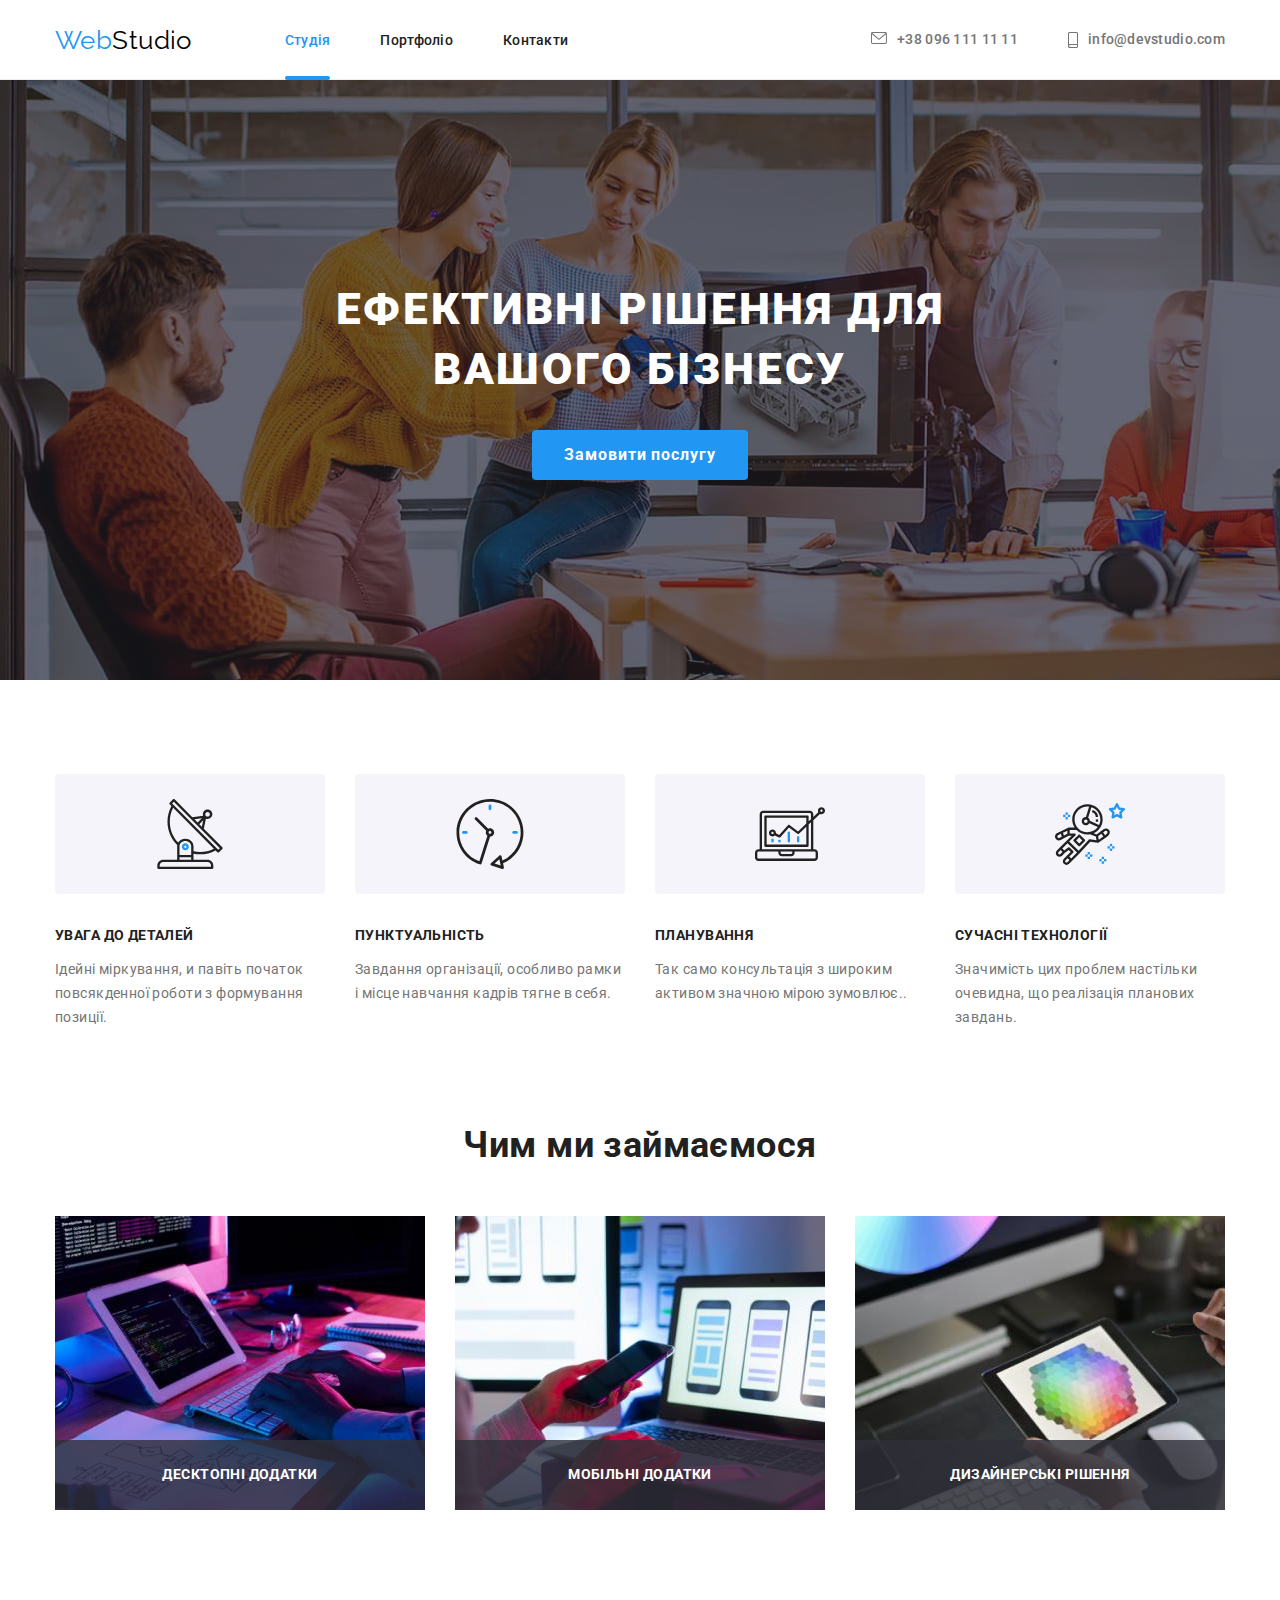
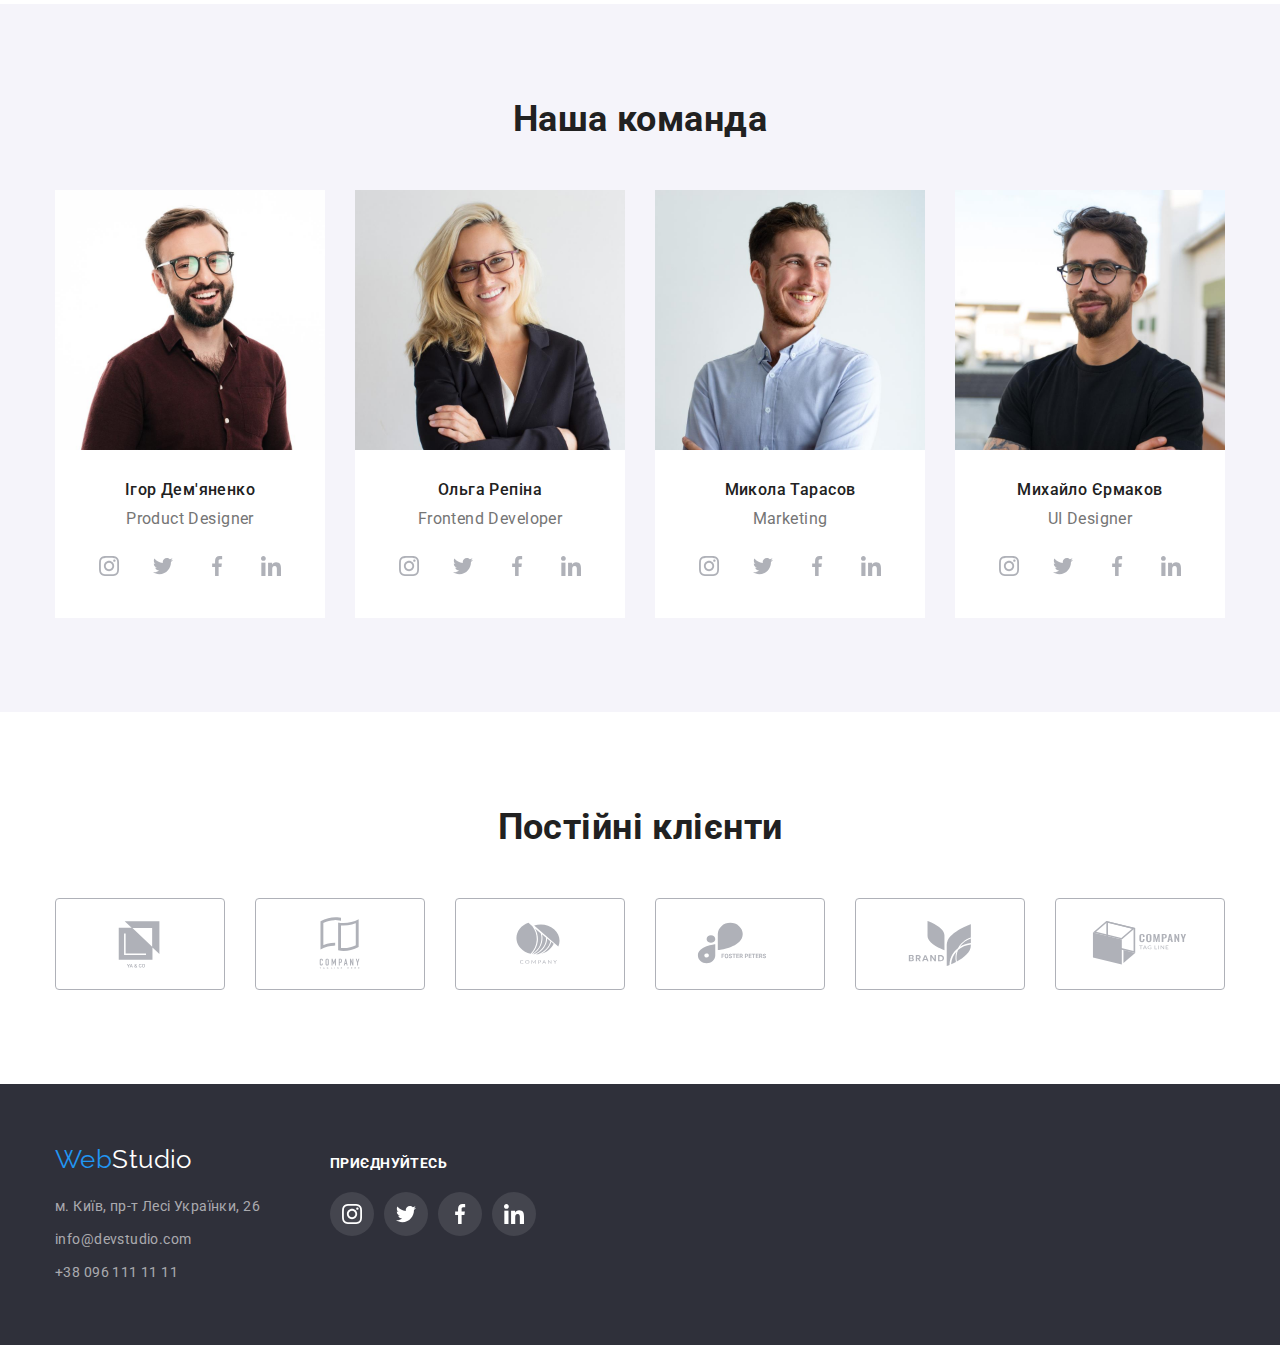
<file: index.html>
<!DOCTYPE html>
<html lang="uk">
  <head>

    <meta charset="UTF-8" />
    <meta http-equiv="X-UA-Compatible" content="IE=edge" />
    <meta name="viewport" content="width=device-width, initial-scale=1.0" />
    <title>Document</title>
    <link rel="preconnect" href="https://fonts.googleapis.com">
    <link rel="preconnect" href="https://fonts.gstatic.com" crossorigin>
    <link href="https://fonts.googleapis.com/css2?family=Raleway:wght@700&family=Roboto:wght@400;500;700;900&display=swap"
      rel="stylesheet">
      <link rel="stylesheet" href="https://cdnjs.cloudflare.com/ajax/libs/modern-normalize/1.1.0/modern-normalize.min.css"/>

    
    <link rel="stylesheet" href="./css/styles.css">
  </head>
  <body>
    <header class="header">
      <div class="conteiner main-nav">
       
      <nav class=" main-nav">
        <a href="/" class="logo"> <spam class="half-logo">Web</spam>Studio </a>
        <ul class="site-nav " >
          <li class="item"><a href="" class="link current">Студія</a></li>
          <li class="item"><a href="./portfolio.html" class="link">Портфоліо</a></li>
          <li class="item"><a href="" class="link">Контакти</a></li>
        </ul>
      </nav>
      
      <ul class="commun ">
        <li class="item">
          <a href="tel:+380961111111" class="contact">
            <svg class="commun-icon envelope ">
              <use href="./images/symbol-defs.svg#envelope">
              </use>
            </svg>
           +38 096 111 11 11</a>
        </li>

        <li class="item">
          <a href="mailto:info@devstudio.com" class="contact">
            <svg class="commun-icon smart">
              <use href="./images/symbol-defs.svg#smartphone">
              </use>
            </svg>
            info@devstudio.com</a>
           
        </li>
        
      </ul>
      
      </div>
    </header>
    <main>
      <section class="hero">
        <div class="conteiner">
        <h1 class="hero-title">Ефективні рішення для вашого бізнесу</h1>
        <button  type="button" class="button" data-modal-open>Замовити послугу</button>
        </div>
      </section>


      <section class="section">
        <div class="conteiner">
        <h2 class="invisible-title"></h2>
        <ul class="feature-list">
          <li class="plus">
            <div class="icones">
            <svg class="feature-icon">
              <use href="./images/symbol-defs.svg#antenna">

              </use>
            </svg>
          </div>
            <h3 class="title">УВАГА ДО ДЕТАЛЕЙ</h3>
            <p class="text">Ідейні міркування, и павіть початок повсякденної роботи з формування позиції.</p>
          </li>
          <li class="plus">
            <div class="icones">
              <svg class="feature-icon">
                <use href="./images/symbol-defs.svg#clock">
            
                </use>
              </svg>
            </div>
            <h3 class="title">ПУНКТУАЛЬНІСТЬ</h3>
            <p class="text">Завдання організації, особливо рамки і місце навчання кадрів тягне в себя.</p>
          </li>
          <li class="plus">
            <div class="icones">
              <svg class="feature-icon">
                <use href="./images/symbol-defs.svg#diagram">
            
                </use>
              </svg>
            </div>
            <h3 class="title">ПЛАНУВАННЯ</h3>
            <p class="text">Так само консультація з широким активом значною мірою зумовлює..</p>
          </li>
          <li class="plus">
            <div class="icones">
              <svg class="feature-icon">
                <use href="./images/symbol-defs.svg#astronaut">
            
                </use>
              </svg>
            </div>
            <h3 class="title">СУЧАСНІ ТЕХНОЛОГІЇ</h3>
            <p class="text">Значимість цих проблем настільки очевидна, що реалізація планових завдань.</p>
          </li>
        </ul>
        </div>
      </section>
      <section class="section second">
        <div class="conteiner">

        <h2 class="section-title">Чим ми займаємося</h2>
        
        <ul class="occupation-list">
          <li class="occupation-item"> 
            <img src="./images/item01.jpg" alt="Процес програмування" width="370" class="people" />
          <div class="occupation-position">
            <h3 class="occupation-subtitle desk">Десктопні додатки</h3>
            </div>
          </li>
          <li class="occupation-item">
            <img src="./images/item02.jpg" alt="Розроблення макету" width="370" />
          <div class="occupation-position">
            <h3 class="occupation-subtitle mobile">Мобільні додатки</h3>
          </div>
          </li>
          <li class="occupation-item">
            <img src="./images/item03.jpg" alt="Підбір гами" width="370" />
          <div class="occupation-position">
            <h3 class="occupation-subtitle design">Дизайнерські рішення</h3>
          </div>
          </li>
        </ul>
        </div>
      </section>
      <section class="section third">
        <div class="conteiner">
        <h2 class="section-title">Наша команда</h2>
        <ul class="team">
          <li class="people">
            <img src="./images/item1.jpg" alt="man" width="270" />
            <div class="data">
            <h3 class="name">Ігор Дем'яненко</h3>
            <p class="special">Product Designer</p>
            <ul class="social">
              
              <li class="social-item" >
                <a href="" class="social-link">
                  
                  <svg class="social-logo">
                    <use href="./images/symbol-defs.svg#instagram"></use>
                  </svg>
                 
                </a>
              </li>
             
              <li class="social-item">
                <a href="" class="social-link">
                  <svg class="social-logo">
                    <use href="./images/symbol-defs.svg#twitter"></use>
                  </svg>
                </a>
              </li>
              <li class="social-item">
                <a href="" class="social-link">
                  <svg class="social-logo">
                    <use href="./images/symbol-defs.svg#facebook"></use>
                  </svg>
                </a>
              </li>
              <li class="social-item">
                <a href="" class="social-link">
                  <svg class="social-logo">
                    <use href="./images/symbol-defs.svg#linkedin"></use>
                  </svg>
                </a>
              </li>
            </ul>
            </div>
          </li>
          <li class="people">
            <img src="./images/item2.jpg" alt="man" width="270" />
            <div class="data">
            <h3 class="name">Ольга Репіна</h3>
            <p class="special">Frontend Developer</p>
            <ul class="social">
              <li class="social-item">
                <a href="" class="social-link">
                  <svg class="social-logo">
                    <use href="./images/symbol-defs.svg#instagram"></use>
                  </svg>
                </a>
              </li>
              <li class="social-item">
                <a href="" class="social-link">
                  <svg class="social-logo">
                    <use href="./images/symbol-defs.svg#twitter"></use>
                  </svg>
                </a>
              </li>
              <li class="social-item">
                <a href="" class="social-link">
                  <svg class="social-logo">
                    <use href="./images/symbol-defs.svg#facebook"></use>
                  </svg>
                </a>
              </li>
              <li class="social-item">
                <a href="" class="social-link">
                  <svg class="social-logo">
                    <use href="./images/symbol-defs.svg#linkedin"></use>
                  </svg>
                </a>
              </li>
            </ul>
            </div>
          </li>
          <li class="people">
            <img src="./images/item3.jpg" alt="woman" width="270" />
          <div class="data">
            <h3 class="name">Микола Тарасов</h3>
            <p class="special">Marketing</p>
            <ul class="social">
              <li class="social-item">
                <a href="" class="social-link">
                  <svg class="social-logo">
                    <use href="./images/symbol-defs.svg#instagram"></use>
                  </svg>
                </a>
              </li>
              <li class="social-item">
                <a href="" class="social-link">
                  <svg class="social-logo">
                    <use href="./images/symbol-defs.svg#twitter"></use>
                  </svg>
                </a>
              </li>
              <li class="social-item">
                <a href="" class="social-link">
                  <svg class="social-logo">
                    <use href="./images/symbol-defs.svg#facebook"></use>
                  </svg>
                </a>
              </li>
              <li class="social-item">
                <a href="" class="social-link">
                  <svg class="social-logo">
                    <use href="./images/symbol-defs.svg#linkedin"></use>
                  </svg>
                </a>
              </li>
            </ul>
            </div>
          </li>
          <li class="people">
            <img src="./images/item4.jpg" alt="men" width="270" />
            <div class="data">
            <h3 class="name">Михайло Єрмаков</h3>
            <p class="special">UI Designer</p>
            
            <ul class="social">
              <li class="social-item">
                <a href="" class="social-link">
                  <svg class="social-logo">
                    <use href="./images/symbol-defs.svg#instagram"></use>
                  </svg>
                </a>
              </li>
              <li class="social-item">
                <a href="" class="social-link">
                  <svg class="social-logo">
                    <use href="./images/symbol-defs.svg#twitter"></use>
                  </svg>
                </a>
              </li>
              <li class="social-item">
                <a href="" class="social-link">
                  <svg class="social-logo">
                    <use href="./images/symbol-defs.svg#facebook"></use>
                  </svg>
                </a>
              </li>
              <li class="social-item">
                <a href="" class="social-link">
                  <svg class="social-logo">
                    <use href="./images/symbol-defs.svg#linkedin"></use>
                  </svg>
                </a>
              </li>
            </ul>
        </div>
      </section>
      <section class="section">
        <div class="conteiner">
          <h2 class="section-title">Постійні клієнти </h2>
          <ul class="client-list">
            <li class="client-item "><a href="" class="client-link">
              <svg class="client-logo">
                <use href="./images/symbol-defs.svg#Logo-12"></use>
              </svg>

            </a>
          </li>
            <li class="client-item "><a href="" class="client-link">
            <svg class="client-logo">
              <use href="./images/symbol-defs.svg#Logo-13"></use>
            </svg>
            </a>
          </li>
            <li class="client-item "><a href="" class="client-link">
              <svg class="client-logo">
                <use href="./images/symbol-defs.svg#Logo-14"></use>
              </svg>
            </a>
          </li>
            <li class="client-item "><a href="" class="client-link">
            <svg class="client-logo">
              <use href="./images/symbol-defs.svg#Logo-15"></use>
            </svg>
            </a>
          </li>
            <li class="client-item "><a href="" class="client-link">
              <svg class="client-logo">
                <use href="./images/symbol-defs.svg#Logo-16"></use>
              </svg>
            </a>
          </li>
            <li class="client-item "><a href="" class="client-link">
            <svg class="client-logo">
              <use href="./images/symbol-defs.svg#Logo-17"></use>
            </svg>
            </a>
          </li>
            
          </ul>
        </div>
      </section>
    </main>
    <footer class="page-footer">
      <div class="conteiner footer">
        <div class="footer-logo">
        <a href="/" class="under-logo">
          <spam class="half-logo">Web</spam><spam class="half-white">Studio</spam>
        </a>
        <address class="address">
          <ul class="connect">
    
            <li class="footer-comm">
              <a href=""class="contact location">м. Київ, пр-т Лесі Українки, 26</a>
            </li>
            <li class="footer-comm">
              <a href="mailto:info@devstudio.com" class="contact">info@devstudio.com</a>
            </li>
            <li class="footer-comm">
              <a href="tel:+380961111111" class="contact">+38 096 111 11 11</a>
            </li>
          </ul>
        </address>
        </div>
        <div >
          <p class="footer-text">ПРИЄДНУЙТЕСЬ</p>
            <ul class="footer-list">
              <li class="footer-item">
                <a href="" class="foot-link">
                  <svg class="social-foot">
                    <use href="./images/symbol-defs.svg#instagram-foot"></use>
                  </svg>
                </a>
              </li>
              <li class="footer-item">
                <a href="" class="foot-link">
                  <svg class="social-foot">
                    <use href="./images/symbol-defs.svg#twitter-foot"></use>
                  </svg>
                </a>
              </li>
              <li class="footer-item">
                <a href="" class="foot-link">
                  <svg class="social-foot">
                    <use href="./images/symbol-defs.svg#facebook-foot"></use>
                  </svg>
                </a>
              </li>
              <li class="footer-item">
                <a href="" class="foot-link">
                  <svg class="social-foot">
                    <use href="./images/symbol-defs.svg#linkedin-foot"></use>
                  </svg>
                </a>
              </li>
            </ul>
          </div>
        </div>  
    </footer>
    <div class="backdrop is-hidden" data-modal>
      <div class="modal">
    
        <button class="close" data-modal-close>
          <svg class="close-image">
                <use href="./images/symbol-defs.svg#close"></use>
            </svg>
        </button>
      </div>
    </div>
    
    <script src="./js/modal.js"></script>
    </body>
    </html>
</file>
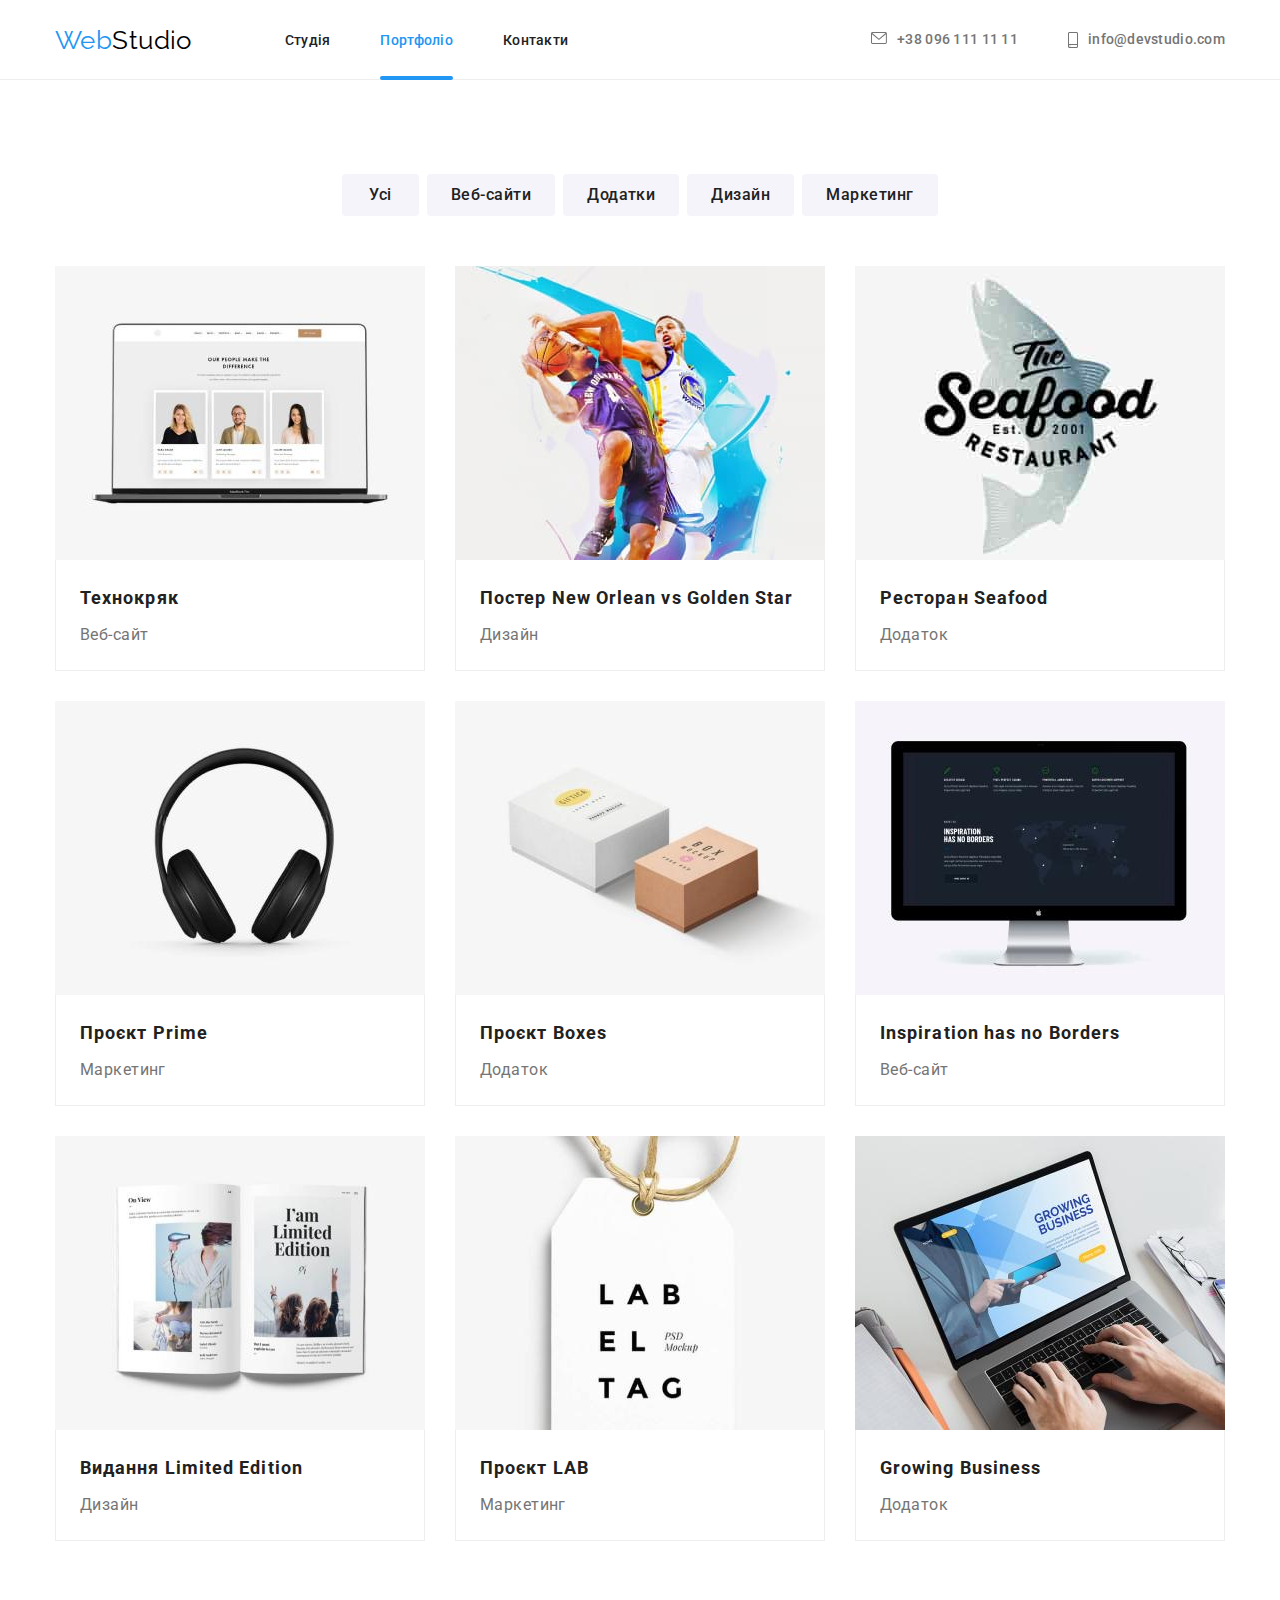
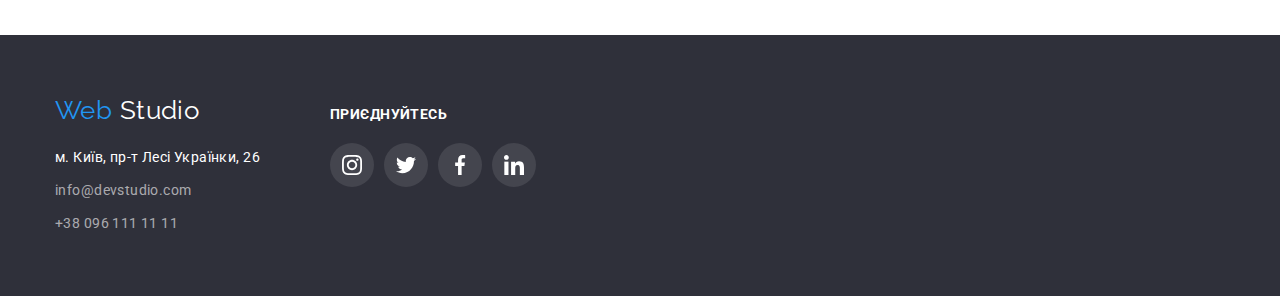
<file: portfolio.html>
<!DOCTYPE html>
<html lang="uk">

<head>

    <meta charset="UTF-8" />
    <meta http-equiv="X-UA-Compatible" content="IE=edge" />
    <meta name="viewport" content="width=device-width, initial-scale=1.0" />
    <title>Document</title>
    <link rel="preconnect" href="https://fonts.googleapis.com">
    <link rel="preconnect" href="https://fonts.gstatic.com" crossorigin>
    <link
        href="https://fonts.googleapis.com/css2?family=Raleway:wght@700&family=Roboto:wght@400;500;700;900&display=swap"
        rel="stylesheet">
    <link rel="stylesheet"
        href="https://cdnjs.cloudflare.com/ajax/libs/modern-normalize/1.1.0/modern-normalize.min.css" />


    <link rel="stylesheet" href="./css/styles.css">
</head>

<body>
    <header class="header">
        <div class="conteiner main-nav">
    
            <nav class=" main-nav">
                <a href="/" class="logo">
                    <spam class="half-logo">Web</spam>Studio
                </a>
                <ul class="site-nav ">
                    <li class="item"><a href="./index.html" class="link ">Студія</a></li>
                    <li class="item"><a href="./portfolio.html" class="link current">Портфоліо</a></li>
                    <li class="item"><a href="" class="link">Контакти</a></li>
                </ul>
            </nav>
    
            <ul class="commun ">
                <li class="item">
                    <a href="tel:+380961111111" class="contact">
                        <svg class="commun-icon envelope ">
                            <use href="./images/symbol-defs.svg#envelope">
                            </use>
                        </svg>
                        +38 096 111 11 11</a>
                </li>
    
                <li class="item">
                    <a href="mailto:info@devstudio.com" class="contact">
                        <svg class="commun-icon smart">
                            <use href="./images/symbol-defs.svg#smartphone">
                            </use>
                        </svg>
                        info@devstudio.com</a>
    
                </li>
    
            </ul>
    
        </div>
    </header>
       
    <main>
        <section class="hero-port">
            
            <h1 class="filters"></h1>
            
            <ul class="navig">
                <li ><button type="button" class="filt one">Усі</button></li>
                <li ><button type="button"class="filt">Веб-сайти</button></li>
                <li ><button type="button"class="filt">Додатки</button></li>
                <li ><button type="button"class="filt">Дизайн</button></li>
                <li ><button type="button"class="filt">Маркетинг</button></li>
            </ul>
            <div class="conteiner">
            <ul class="works">
                <li class="photo"><a href="" class="port-img">
                    <div class="overlay">
                    <img src="./images/portfolio1.jpg" alt="веб сайт" width="370"/>
                    <p class="photo-text">Ресурс пропонує комплексні пропозиції з різним рівнем функціоналу та сервісів. Все це дозволить відвідувачу отримати
                    вичерпні відомості про компанію чи приватну особу.</p>
                    </div>
                    <div class="poster">
                    <h2  class="project">Технокряк</h2>
                    <p class="value">Веб-сайт</p>
                </div>    
                </a>
                    
                </li>
                <li class="photo"><a href="" class="port-img">
                        <div class="overlay">
                            <img src="./images/portfolio2.jpg" alt="веб сайт" width="370" />
                            <p class="photo-text">Ресурс пропонує комплексні пропозиції з різним рівнем функціоналу та сервісів. Все це
                                дозволить відвідувачу отримати
                                вичерпні відомості про компанію чи приватну особу.</p>
                        </div>
                        <div class="poster">
                        <h2 class="project">Постер New Orlean vs Golden Star</h2>
                        <p class="value">Дизайн</p>
                    </div>
                    </a>
                </li>
                <li class="photo"><a href="" class="port-img">
                        <div class="overlay">
                            <img src="./images/portfolio3.jpg" alt="веб сайт" width="370" />
                            <p class="photo-text">Ресурс пропонує комплексні пропозиції з різним рівнем функціоналу та сервісів. Все це
                                дозволить відвідувачу отримати
                                вичерпні відомості про компанію чи приватну особу.</p>
                        </div>
                        <div class="poster">
                        <h2 class="project">Ресторан Seafood</h2>
                        <p class="value">Додаток</p>
                    </div>
                    </a>
                </li>
                <li class="photo"><a href="" class="port-img">
                        <div class="overlay">
                            <img src="./images/portfolio4.jpg" alt="веб сайт" width="370" />
                            <p class="photo-text">Ресурс пропонує комплексні пропозиції з різним рівнем функціоналу та сервісів. Все це
                                дозволить відвідувачу отримати
                                вичерпні відомості про компанію чи приватну особу.</p>
                        </div>
                        <div class="poster">
                        <h2 class="project">Проєкт Prime</h2>
                        <p class="value">Маркетинг</p>
                    </div>
                    </a>
                </li>
                <li class="photo"><a href="" class="port-img">
                        <div class="overlay">
                            <img src="./images/portfolio5.jpg" alt="веб сайт" width="370" />
                            <p class="photo-text">Ресурс пропонує комплексні пропозиції з різним рівнем функціоналу та сервісів. Все це
                                дозволить відвідувачу отримати
                                вичерпні відомості про компанію чи приватну особу.</p>
                        </div>
                        <div class="poster">
                        <h2 class="project">Проєкт Boxes</h2>
                        <p class="value">Додаток</p>
                    </div>
                    </a>
                </li>
                <li class="photo"><a href="" class="port-img">
                        <div class="overlay">
                            <img src="./images/portfolio6.jpg" alt="веб сайт" width="370" />
                            <p class="photo-text">Ресурс пропонує комплексні пропозиції з різним рівнем функціоналу та сервісів. Все це
                                дозволить відвідувачу отримати
                                вичерпні відомості про компанію чи приватну особу.</p>
                        </div>
                        <div class="poster">
                        <h2 class="project">Inspiration has no Borders</h2>
                        <p class="value">Веб-сайт</p>
                    </div>
                    </a>
                </li>
                <li class="photo"><a href="" class="port-img">
                        <div class="overlay">
                            <img src="./images/portfolio7.jpg" alt="веб сайт" width="370" />
                            <p class="photo-text">Ресурс пропонує комплексні пропозиції з різним рівнем функціоналу та сервісів. Все це
                                дозволить відвідувачу отримати
                                вичерпні відомості про компанію чи приватну особу.</p>
                        </div>
                        <div class="poster">
                        <h2 class="project">Видання Limited Edition</h2>
                        <p class="value">Дизайн</p>
                    </div>
                    </a>
                </li>
                <li class="photo"><a href="" class="port-img">
                        <div class="overlay">
                            <img src="./images/portfolio8.jpg" alt="веб сайт" width="370" />
                            <p class="photo-text">Ресурс пропонує комплексні пропозиції з різним рівнем функціоналу та сервісів. Все це
                                дозволить відвідувачу отримати
                                вичерпні відомості про компанію чи приватну особу.</p>
                        </div>
                        <div class="poster">                   <h2 class="project">Проєкт LAB</h2>
                        <p class="value">Маркетинг</p>
                        </div>
                    </a>
                
                        
                </li>
                <li class="photo"><a href="" class="port-img">
                        <div class="overlay">
                            <img src="./images/portfolio9.jpg" alt="веб сайт" width="370" />
                            <p class="photo-text">Ресурс пропонує комплексні пропозиції з різним рівнем функціоналу та сервісів. Все це
                                дозволить відвідувачу отримати
                                вичерпні відомості про компанію чи приватну особу.</p>
                        </div>
                        <div class="poster">
                        <h2 class="project">Growing Business</h2>
                        <p class="value">Додаток</p>
                    </div>
                    </a>
                </li>
                
            </ul>
        </div>

        </section>

    </main>
    <footer class="page-footer">
        <div class="conteiner footer">
            <div class="footer-logo">
                <a href="/" class="under-logo">
                    <spam class="half-logo">Web</spam>
                    <spam class="half-white">Studio</spam>
    
    
                </a>
    
                <address class="address">
                    <ul class="connect">
    
                        <li class="footer-comm">
                            <a href="" class="location">м. Київ, пр-т Лесі Українки, 26</a>
                        </li>
                        <li class="footer-comm">
                            <a href="mailto:info@devstudio.com" class="contact">info@devstudio.com</a>
                        </li>
                        <li class="footer-comm">
                            <a href="tel:+380961111111" class="contact">+38 096 111 11 11</a>
                        </li>
                    </ul>
                </address>
            </div>
            <div>
                <p class="footer-text">ПРИЄДНУЙТЕСЬ</p>
    
                <ul class="footer-list">
                    <li class="footer-item">
                        <a href="" class="foot-link">
                            <svg class="social-foot">
                                <use href="./images/symbol-defs.svg#instagram-foot"></use>
                            </svg>
                        </a>
                    </li>
                    <li class="footer-item">
                        <a href="" class="foot-link">
                            <svg class="social-foot">
                                <use href="./images/symbol-defs.svg#twitter-foot"></use>
                            </svg>
                        </a>
                    </li>
                    <li class="footer-item">
                        <a href="" class="foot-link">
                            <svg class="social-foot">
                                <use href="./images/symbol-defs.svg#facebook-foot"></use>
                            </svg>
                        </a>
                    </li>
                    <li class="footer-item">
                        <a href="" class="foot-link">
                            <svg class="social-foot">
                                <use href="./images/symbol-defs.svg#linkedin-foot"></use>
                            </svg>
                        </a>
                    </li>
                </ul>
            </div>
        </div>
    
    
    </footer>
    
    </body>
    
    </html>
</file>
<file: css/styles.css>
:root {
    --primary-text-color: #757575;
    --secondly-text-color: #212121;
    --text-blue-color: #2196F3;
    --primary-background-color: #F5F5F5;
    --half-logo-color: #2196F3;
    --upper-logo-color: #000000;
    --hover-color: #2196F3;
    --site-navigation-color: #212121;
    --white-color: #FFFFFF;
    --under-logo-color: #FFFFFF;
    --secondly-bg-color: #2F303A;
    --under-contact-color: rgba(255, 255, 255, 0.6);
    --third-section-color: #F5F4FA;
    --border-color: #EEEEEE;
}



html {
    box-sizing: border-box;
}

*,
*::after,
*::before {
    box-sizing: inherit;
}

h1,
h2,
h3,
p {
    margin: 0;
}

body {
    background-color: var(--white-color);
    color: var(--primary-text-color);
    font-family: roboto, sans-serif;
    letter-spacing: 0.03em;
    font-size: 14px;




}

ul {
    list-style: none;
    padding: 0;
    margin: 0;

}

/*header*/
.header {
    background-color: var(--white-color);
    height: 80px;
    border-bottom: solid 1px #EEEEEE;



}

.conteiner {
    width: 1200px;
    padding-left: 15px;
    padding-right: 15px;







    margin-left: auto;
    margin-right: auto;
}




.main-nav {
    display: flex;
    align-items: center;



}



/*logo*/

.half-logo {
    color: var(--half-logo-color);
    font-family: raleway, sans-serif;
    font-family: 700;
    font-size: 26px;
    line-height: 1.19;

}


.logo {
    color: var(--upper-logo-color);
    font-family: raleway, sans-serif;
    font-family: 700;
    font-size: 26px;
    line-height: 1.19;
    text-decoration: none;
    margin-right: 93px;
    padding-top: 24px;
    padding-bottom: 25px;
    display: block;
    transition-property: color;
        transition-duration: 250ms;
        transition-timing-function: cubic-bezier(0.4, 0, 0.2, 1);
}



.logo:hover,
.logo:focus {
    color: var(--hover-color);
    font-family: 700;
    font-size: 26px;
    line-height: 1.19;
    cursor: pointer;

}



/*site-nav*/
.site-nav {
    display: flex;

}

.site-nav .item {
    padding-top: 32px;
    padding-bottom: 32px;

    margin-left: 50px;
}

.site-nav .item:first-child {

    margin-left: 0px;
}



.site-nav .link {
    color: var(--site-navigation-color);
    font-weight: 500;

    line-height: 1.14;
    letter-spacing: 0.02em;
    text-decoration: none;
    padding-top: 32px;
    padding-bottom: 32px;
        transition-property: color;
            transition-duration: 250ms;
            transition-timing-function: cubic-bezier(0.4, 0, 0.2, 1);
}  
    .current{
        position: relative;
    }     
    .current::after{
        position: absolute;
        left: 0;
        bottom: 0;
    display: block;
    
    
        content: '';
        width: 100%;
        height: 4px;
        background-color: #2196F3;
        border-radius: 2px;
   }







.site-nav .link:hover,
.site-nav .link:focus {
    color: var(--hover-color);
    font-weight: 500;

    line-height: 1.14;
    letter-spacing: 0.02em;
    cursor: pointer;
}

.site-nav .link.current {
    color: var(--text-blue-color);
    
}

.commun {
    display: flex;
    margin-left: auto;
    
}

.commun .contact {
    color: var(--primary-text-color);
    text-decoration: none;
    font-weight: 500;
    display: flex;

    line-height: 1.14;
    letter-spacing: 0.02em;
    padding: 32px 0;
    color: #757575;
    transition-property: color;
        transition-duration: 250ms;
        transition-timing-function: cubic-bezier(0.4, 0, 0.2, 1);
}

.commun .item {
    display: flex;
    margin-left: 50px;
    align-items: center;
    justify-content: center;


}

.commun .item:first-child {
    margin-left: 0;
}



.commun .contact:hover,
.commun .contact:focus {
    color: var(--hover-color);
    font-weight: 500;

    line-height: 1.14;
    letter-spacing: 0.02em;
    cursor: pointer;

}

.envelope {
    width: 16px;
    height: 12px;
    margin-right: 10px;
    fill: currentColor
}

.smart {
    width: 10px;
    height: 16px;
    margin-right: 10px;
    fill: currentColor
}

.commun-icone:hover,
.commun-icone:focus {
    fill: #2196F3
}

/*hero*/
.hero {
    max-width: 1600px;
    height: 600px;
    margin-left: auto;
    margin-right: auto;


    text-align: center;
    padding: 200px 0;


    background-color: var(--secondly-bg-color);
    background-image:
        linear-gradient(to top,
            rgba(47, 48, 58, 0.4),
            rgba(47, 48, 58, 0.4)),

        url(../images/bg-hero.jpg);
    background-repeat: no-repeat;
    ;



}

.hero-title {
    color: var(--white-color);
    font-weight: 900;
    font-size: 44px;
    line-height: 1.36;
    width: 696px;
    margin-left: auto;
    margin-right: auto;

    letter-spacing: 0.06em;
    text-transform: uppercase;
    margin-top: 0;
    margin-bottom: 30px;


}

/*button*/
.button {

    color: var(--white-color);
    background-color: var(--text-blue-color);
    font-family: roboto;
    font-weight: 700;
    font-size: 16px;
    line-height: 1.9;


    letter-spacing: 0.06em;

    border-radius: 4px;
    padding: 10px 32px;
    border: none;




}

img {
    display: block;
    max-width: 100%;
    height: auto;
}

/*Section*/
.section {
    padding-top: 94px;
    padding-bottom: 94px;

}

.invisible-title {
    margin-top: 0;
    margin-bottom: 0;
}

.feature-list {
    display: flex;
}

.section-title {
    color: var(--secondly-text-color);
    font-weight: 700;
    font-size: 36px;
    line-height: 1.17;
    text-align: center;
    margin-top: 0;
    margin-bottom: 50px;
}

.icones {

    background-color: #F5F4FA;
    width: 270px;
    height: 120px;
    border-radius: 4px;
    margin-bottom: 30px;
    display: flex;
    justify-content: center;
    align-items: center;



}

.feature-icon {
    display: flex;
    width: 70px;
    height: 70px;






}


/*Features*/
.plus {
    margin-left: 30px;
}

.plus:first-child {
    margin: 0;
}


.title {
    color: var(--secondly-text-color);
    font-weight: 700;
    font-size: 14px;

    line-height: 1.71;

    margin-bottom: 10px;
    margin: 0;
    margin-bottom: 10px;


}

.text {
    margin: 0;
    line-height: 1.71;
}






/*SECOND SECTION*/
.second {
    padding-top: 0;
    padding-bottom: 94px;
}

/*whet we do*/
.occupation-list {
    display: flex;
}

.occupation-item{
    position: relative;
    margin-left: 30px;
}

.occupation-item:first-child {
    margin-left: 0;
}

.occupation-position{
    width: 100%;
    position: absolute;
        bottom: 0;
        left: 0;
        background-color: rgba(47, 48, 58, 0.8);
    padding: 27px;
    

}
.occupation-subtitle{
    
    text-align: center;        
    font-size: 14px;
    line-height: 1.14;
    text-transform: uppercase;
    color:#FFFFFF;
   

}
/* .desk{
padding: 27px 107px;
}
.mobile{
    padding: 27px 113px;
}
.design{
    padding: 27px 95px;
} */

/*our team*/


.third {
    background-color: var(--third-section-color);
}


.team {
    display: flex;
}

.people {
    margin-left: 30px;
}

.people:first-child {
    margin-left: 0;
}

.name {
    color: var(--secondly-text-color);
    font-weight: 500;
    font-size: 16px;
    line-height: 1.2;
    text-align: center;
    margin-top: 0;
    margin-bottom: 10px;
}

.special {

    font-size: 16px;
    line-height: 1.2;
    text-align: center;
    margin: 0;
    margin-bottom: 16px;

}

.data {
    padding-top: 30px;
    padding-bottom: 30px;

    background-color: var(--white-color);
}

.social {
    display: flex;
    gap: 10px;
    justify-content: center;
}

.social-item {
    
    }
    


.social-item:first-child {
    margin-left: 0;
}

.social-link {
    color: #AFB1B8;
    display: block;
    width: 44px;
    height: 44px;
    padding: 12px;
    background-color: #FFFFFF;
    border-radius: 50%;
    
         
         transition-property: background-color,color;
        transition-duration: 250ms;
        transition-timing-function: cubic-bezier(0.4, 0, 0.2, 1);
}

.social-link:hover {
    color: #FFFFFF;
    background-color: #2196F3;
    border-radius: 50%;
}








.social-logo {

    width: 20px;
    height: 20px;
    fill: currentColor;





}

/* .social-logo:hover,
         .social-logo:focus {
            fill:#FFFFFF;
            background-color: #2196F3;
            cursor: pointer;
             */





.client-list {
    display: flex;

}

.client-item {
    width: 170px;
    height: 92px;
    margin-left: 30px;
    
}

.client-item:first-child {
    margin-left: 0px;
}

.client-link {
    display: flex;
    justify-content: center;
    align-items: center;
    width: 100%;
    height: 100%;
    color: #AFB1B8;
    border: 1px solid #AFB1B8;
    border-radius: 4px;
    transition-property: color ,border;
        transition-duration: 250ms;
        transition-timing-function: cubic-bezier(0.4, 0, 0.2, 1);

}

.client-logo {
    width: 106px;
            height: 60px;
    fill: currentColor;
}

.client-link:hover,
.client-item:focus {
    color: #2196F3;
    border-color: #2196F3;
    cursor: pointer;
}



/*footer*/
.page-footer {
    background-color: var(--secondly-bg-color);
    padding-top: 60px;
    padding-bottom: 60px;
    align-items: baseline;
    display: flex;




}

.conteiner.footer {
    display: flex;
    align-items: baseline;
}

.footer-logo {
    margin-right: 70px;
}

.under-logo {
    font-family: raleway, sans-serif;
    font-family: 700;
    font-size: 26px;
    line-height: 1.19;
    text-decoration: none;
    margin-bottom: 20px;



}

.half-white {
    color: var(--white-color);
    font-family: raleway, sans-serif;

}

.address {
    font-size: 14px;
    margin-top: 20px;

}

.footer-comm {
    margin-bottom: 9px;
    
}

.footer-comm:last-child {
    margin-bottom: 0;
}


.location {
    color: var(--white-color);
    font-style: normal;





    line-height: 1.71;
    text-align: left;
    text-decoration: none;

}

.connect .contact {
    color: var(--under-contact-color);
    font-size: 14px;

    line-height: 1.71;

    font-style: normal;
    text-decoration: none;
    display: inline-block;
    transition-property: color;
        transition-duration: 250ms;
        transition-timing-function: cubic-bezier(0.4, 0, 0.2, 1);




}


.connect .contact:hover,
.connect .contact:focus {
    color: var(--hover-color);
    text-decoration: none;

    font-size: 14px;
    line-height: 1.71;
    font-style: normal;
    cursor: pointer;



}

.footer-text {
    margin-bottom: 20px;
    color: #FFFFFF;
    line-height: 1.17;
    font-weight: 700;
}

.footer-list {
    display: flex;

}

.footer-item {
    margin-left: 10px;

}

.footer-item:first-child {
    margin-left: 0;
}

.foot-link {
    display: block;
    width: 44px;
    height: 44px;
    padding: 12px;
    border-radius: 50%;

    color: #AFB1B8;
    background-color: rgba(255, 255, 255, 0.1);
    transition-property: background-color;
        transition-duration: 250ms;
        transition-timing-function: cubic-bezier(0.4, 0, 0.2, 1);
}

.foot-link:hover,
.foot-link:focus {
    background-color: #2196F3;
}





.social-foot {
    width: 20px;
    height: 20px;

}

/*
         Font size: 14px; Line height: 1.71; 
         Align: Left; */



/*portfolio-css*/
.hero-port {

    padding-top: 94px;
    padding-bottom: 94px;
}

.navig {
    display: flex;
    justify-content: center;
    margin-bottom: 50px;
    gap: 8px;

}

.filters {
    margin: 0;
}



.filt {
    color: var(--secondly-text-color);
    background-color: var(--third-section-color);
    font-family: roboto, sans-serif;
    font-weight: 500;
    font-size: 16px;
    line-height: 1.62;
    letter-spacing: 0.03em;
    vertical-align: top;
    fill: solid var(--secondly-text-color);
    border-radius: 4px;

    padding: 6px 22px;

    border-color: transparent;
    transition-property: background-color,color;
        transition-duration: 250ms;
        transition-timing-function: cubic-bezier(0.4, 0, 0.2, 1);
    }
    


.one {
    padding: 6px 25px;
}

.filt:hover,
.filt:focus {
    color: var(--white-color);
    background-color: var(--hover-color);
    font-family: roboto;
    font-weight: 500;
    font-size: 16px;
    line-height: 1.62;
    letter-spacing: 0.03em;
    text-align: center;
    cursor: pointer;
}

.works {
    display: flex;
    flex-wrap: wrap;
}




.photo {
    margin-right: 30px;
    margin-bottom: 30px;
    width: 370px;
}

.photo:nth-child(3n) {
    margin-right: 0;
}

.photo:nth-last-child(-n+3) {
    margin-bottom: 0;
}

.photo:hover {
    
    box-shadow: 0px 1px 1px rgba(0, 0, 0, 0.12),
        0px 4px 4px rgba(0, 0, 0, 0.06),
        1px 4px 6px rgba(0, 0, 0, 0.16);
    cursor: pointer;
}
.overlay{
    position: relative;
    overflow: hidden;
    
}
.photo-text{
    width: 100%;
    height: 100%;
    position: absolute;
    top: 0;
    left: 0;
    font-family: 'Roboto';
        font-style: normal;
        font-weight: 400;
        font-size: 18px;
        line-height: 1.55;
        letter-spacing: 0.03em;
        background-color: rgba(33, 150, 243, 0.9);;
        
        padding: 63px 24px;
        transform: translateY(101%);
        transition: transform 250ms cubic-bezier(0.4, 0, 0.2, 1);;

    
        color: #FFFFFF;
}
.port-img:hover .photo-text{
    transform: translateY(0);
}

.poster {
    padding-top: 20px;
    padding-bottom: 20px;

    border: solid 1px var(--border-color);
    border-top: none;
    padding-left: 24px;
    padding-right: 24px;

}


.port-img {
    
    text-decoration: none;
    


}






.project {
    color: var(--secondly-text-color);

    font-weight: 700;
    font-size: 18px;
    line-height: 2;
    letter-spacing: 0.06em;
    margin: 0;

    margin-bottom: 4px;



}

.value {
    font-size: 16px;
    line-height: 1.88;
    color: var(--primary-text-color);
    margin: 0;





}

/*---------------- Модальное окно------------------ */
.backdrop{
    position: fixed;
    top:0;
    left:0;
    width: 100%;
    height: 100%;
    opacity: 1;
   
    background-color: rgba(0, 0, 0, 0.2);
    transition: opacity 250ms cubic-bezier(0.4, 0, 0.2, 1);
   
    
    
}


.backdrop.is-hidden{
    opacity: 0;
    pointer-events: none;
    
   
    
    
    
}
.backdrop.is-hidden .modal{
    transform: translate(-50%, -50%) scale(0.4);
}
.modal{
    position: absolute;
        top: 50%;
        left: 50%;
        transform: translate(-50%, -50%)  scale(1);
        transition: transform 250ms cubic-bezier(0.4, 0, 0.2, 1);
       

    width: 528px;
     height: 581px;

    background-color: #FFFFFF;
        box-shadow: 0px 1px 3px rgba(0, 0, 0, 0.12),
         0px 1px 1px rgba(0, 0, 0, 0.14),
          0px 2px 1px rgba(0, 0, 0, 0.2);
        border-radius: 4px;
       
}
.close{
    position: absolute;
    top: 8px;
        right: 8px;
    width: 30px;
    height: 30px;
    
    background-color: #FFFFFF;
    border-radius: 50%;
    border: 1px solid rgba(0, 0, 0, 0.1);
    padding: 0;
  
   
    
}
.close-image{
    vertical-align: middle;
    

   width: 18px;
   height: 18px; 
   
   
   
}
</file>
